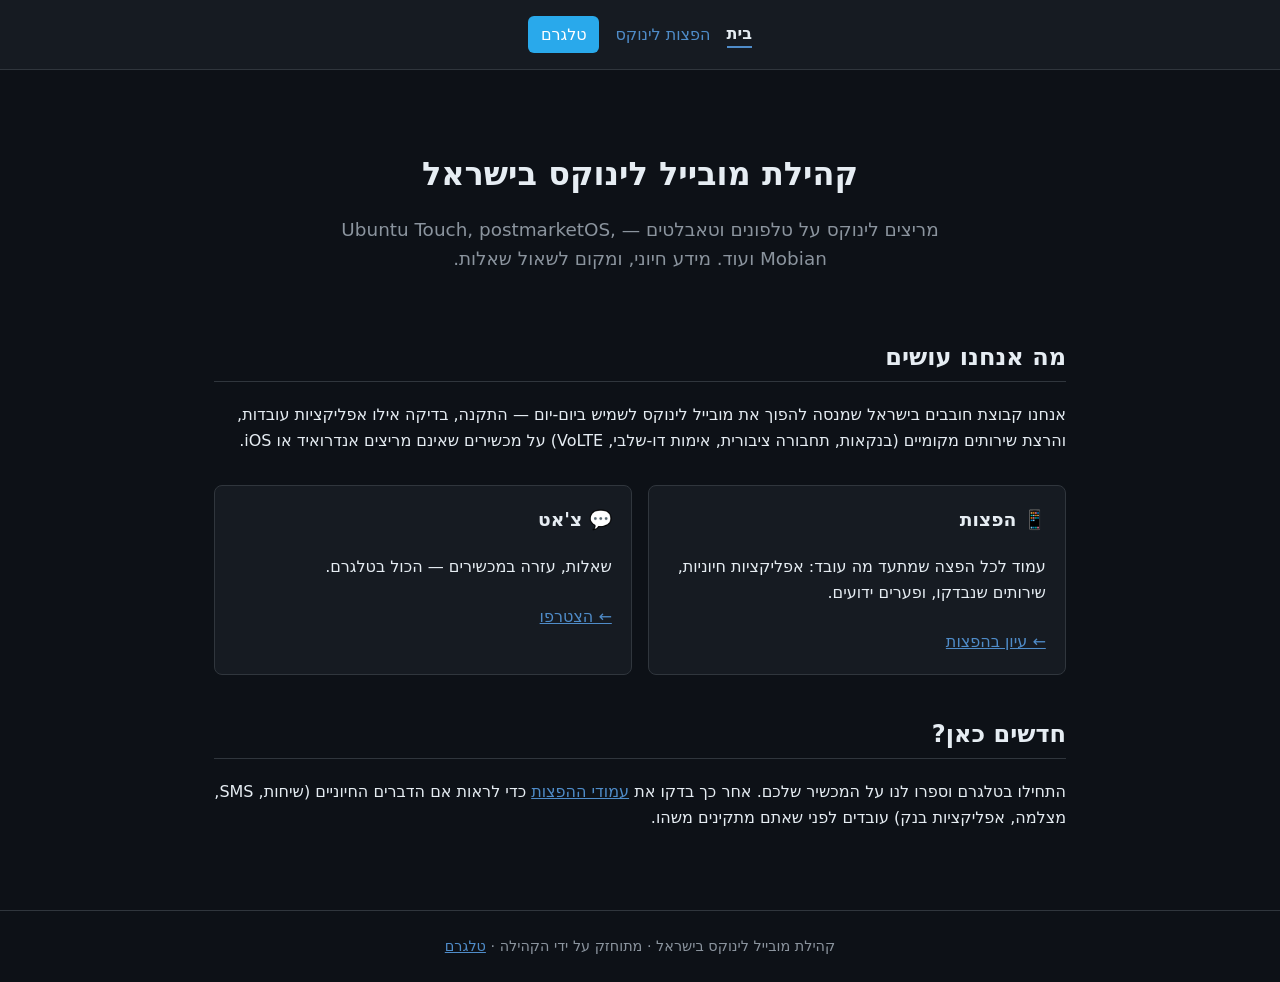
<file: index.html>
<!DOCTYPE html>
<html lang="en">
<head>
<meta charset="utf-8">
<meta http-equiv="refresh" content="0; url=/src/index.html">
<title>Israel Mobile Linux Community</title>
<link rel="canonical" href="/src/index.html">
</head>
<body>
<p>Redirecting to <a href="/src/index.html">the site</a>…</p>
</body>
</html>
</file>
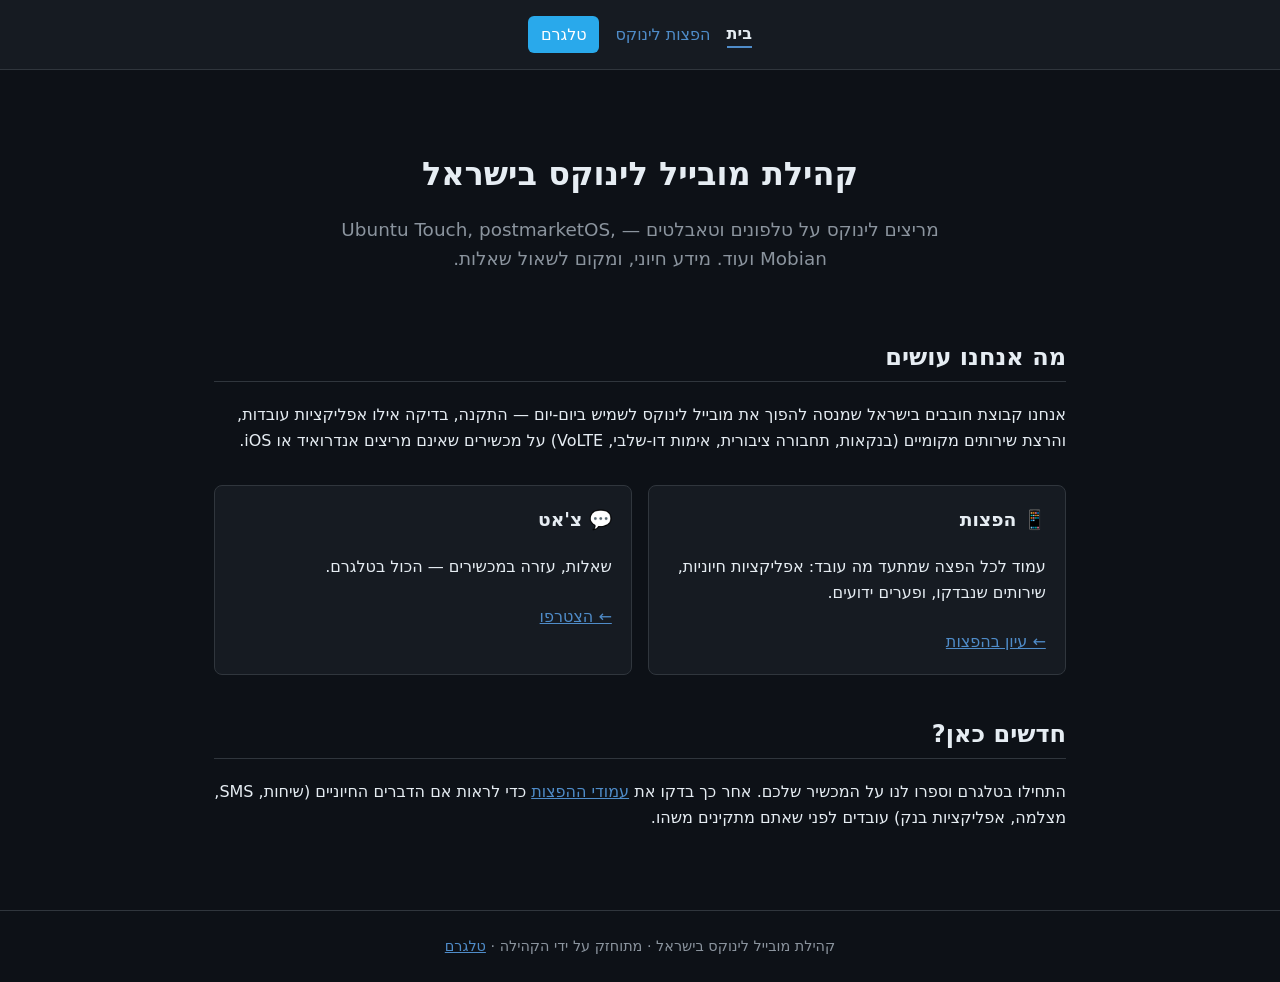
<file: src/index.html>
<!DOCTYPE html>
<html lang="he" dir="rtl">
<head>
<meta charset="utf-8">
<meta name="viewport" content="width=device-width, initial-scale=1">
<title>קהילת מובייל לינוקס בישראל</title>
<meta name="description" content="מקורות ומדריכים להרצת לינוקס על מכשירים ניידים — קהילה ישראלית.">
<link rel="stylesheet" href="/css/style.css">
</head>
<body>
<header>
  <nav>
    <a href="/src/index.html">בית</a>
    <a href="/src/distributions/index.html">הפצות לינוקס</a>
    <a class="tg-btn" href="https://t.me/+HJlhVhZYEx5jYjc0" target="_blank" rel="noopener">טלגרם</a>
  </nav>
</header>

<main>
  <div class="hero">
    <h1>קהילת מובייל לינוקס בישראל</h1>
    <p>מריצים לינוקס על טלפונים וטאבלטים — Ubuntu Touch, postmarketOS, Mobian ועוד. מידע חיוני, ומקום לשאול שאלות.</p>
  </div>

  <h2>מה אנחנו עושים</h2>
  <p>אנחנו קבוצת חובבים בישראל שמנסה להפוך את מובייל לינוקס לשמיש ביום-יום — התקנה, בדיקה אילו אפליקציות עובדות, והרצת שירותים מקומיים (בנקאות, תחבורה ציבורית, אימות דו-שלבי, VoLTE) על מכשירים שאינם מריצים אנדרואיד או iOS.</p>

  <div class="cards">
    <div class="card">
      <h3>📱 הפצות</h3>
      <p>עמוד לכל הפצה שמתעד מה עובד: אפליקציות חיוניות, שירותים שנבדקו, ופערים ידועים.</p>
      <a href="/src/distributions/index.html">← עיון בהפצות</a>
    </div>
    <div class="card">
      <h3>💬 צ'אט</h3>
      <p>שאלות, עזרה במכשירים — הכול בטלגרם.</p>
      <a href="https://t.me/+HJlhVhZYEx5jYjc0" target="_blank" rel="noopener">← הצטרפו</a>
    </div>
  </div>

  <h2>חדשים כאן?</h2>
  <p>התחילו בטלגרם וספרו לנו על המכשיר שלכם. אחר כך בדקו את <a href="/src/distributions/index.html">עמודי ההפצות</a> כדי לראות אם הדברים החיוניים (שיחות, SMS, מצלמה, אפליקציות בנק) עובדים לפני שאתם מתקינים משהו.</p>
</main>

<footer>
  קהילת מובייל לינוקס בישראל · מתוחזק על ידי הקהילה · <a href="https://t.me/+HJlhVhZYEx5jYjc0" target="_blank" rel="noopener">טלגרם</a>
</footer>
<script src="/js/main.js"></script>
</body>
</html>
</file>
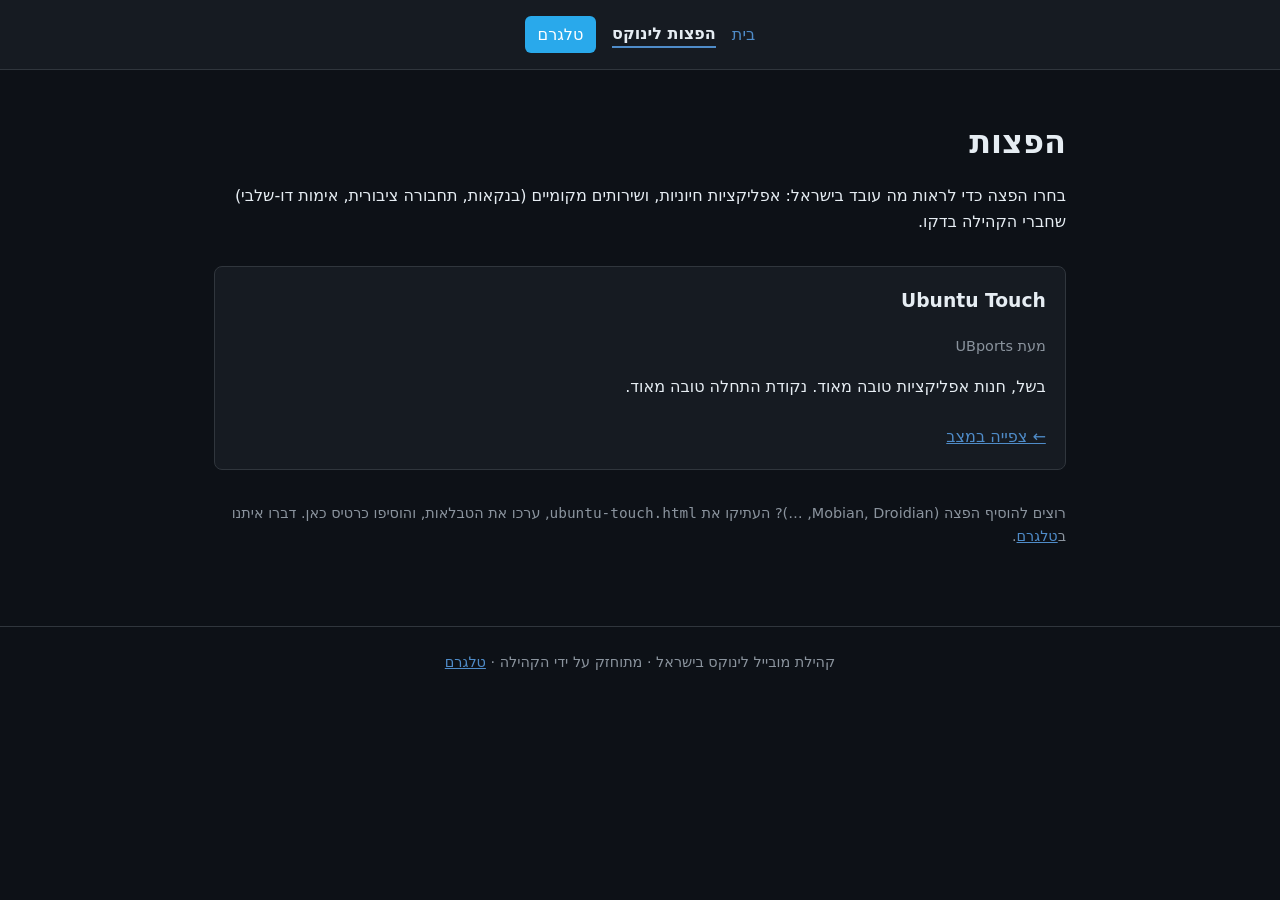
<file: src/distributions/index.html>
<!DOCTYPE html>
<html lang="he" dir="rtl">
<head>
<meta charset="utf-8">
<meta name="viewport" content="width=device-width, initial-scale=1">
<title>הפצות · מובייל לינוקס ישראל</title>
<meta name="description" content="הפצות מובייל לינוקס שאנחנו עוקבים אחריהן — מצב אפליקציות ושירותים מקומיים.">
<link rel="stylesheet" href="/css/style.css">
</head>
<body>
<header>
  <nav>
    <a href="/src/index.html">בית</a>
    <a href="/src/distributions/index.html">הפצות לינוקס</a>
    <a class="tg-btn" href="https://t.me/+HJlhVhZYEx5jYjc0" target="_blank" rel="noopener">טלגרם</a>
  </nav>
</header>

<main>
  <h1>הפצות</h1>
  <p>בחרו הפצה כדי לראות מה עובד בישראל: אפליקציות חיוניות, ושירותים מקומיים (בנקאות, תחבורה ציבורית, אימות דו-שלבי) שחברי הקהילה בדקו.</p>

  <div class="cards">
    <div class="card">
      <h3>Ubuntu Touch</h3>
      <p class="meta">מעת UBports</p>
      <p>בשל, חנות אפליקציות טובה מאוד. נקודת התחלה טובה מאוד. </p>
      <a href="/src/distributions/ubuntu-touch.html">← צפייה במצב</a>
    </div>
  </div>

  <p class="meta">רוצים להוסיף הפצה (Mobian, Droidian, …)? העתיקו את <code>ubuntu-touch.html</code>, ערכו את הטבלאות, והוסיפו כרטיס כאן. דברו איתנו ב<a href="https://t.me/+HJlhVhZYEx5jYjc0" target="_blank" rel="noopener">טלגרם</a>.</p>
</main>

<footer>
  קהילת מובייל לינוקס בישראל · מתוחזק על ידי הקהילה · <a href="https://t.me/+HJlhVhZYEx5jYjc0" target="_blank" rel="noopener">טלגרם</a>
</footer>
<script src="/js/main.js"></script>
</body>
</html>
</file>
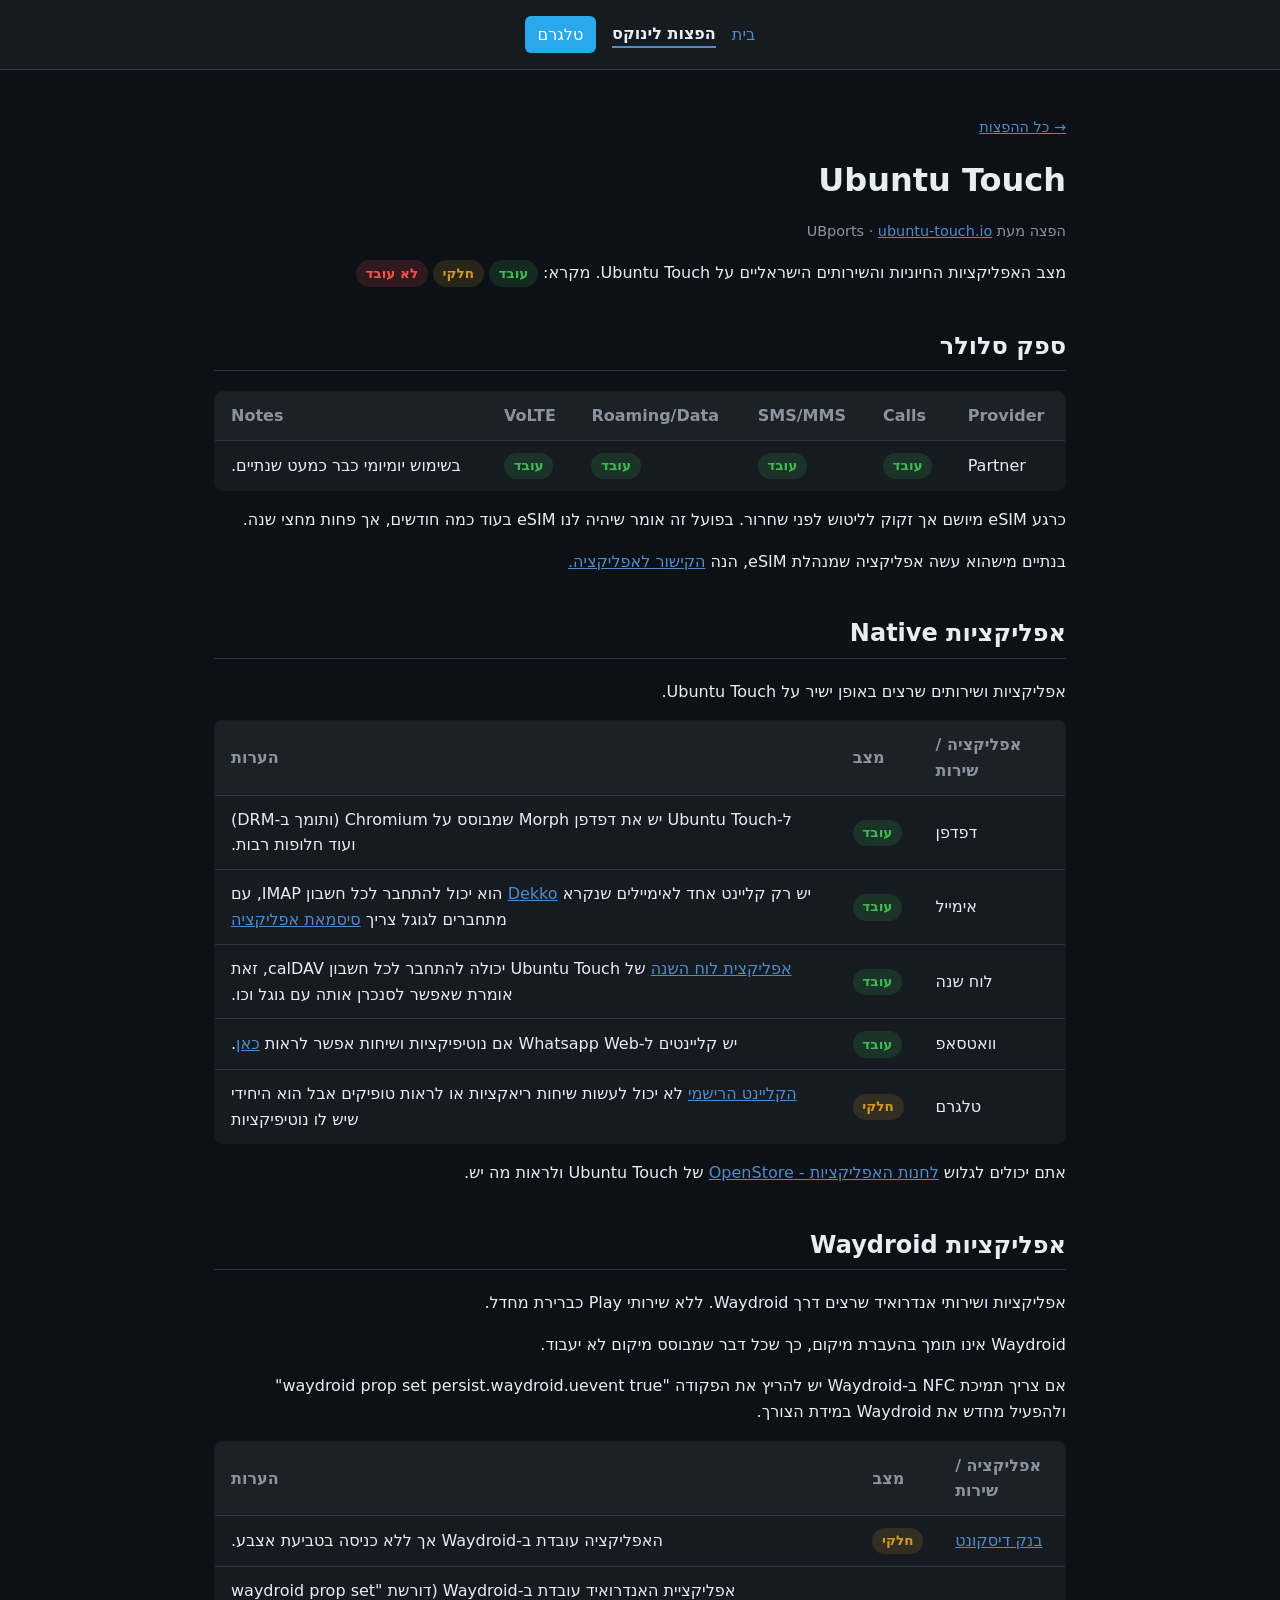
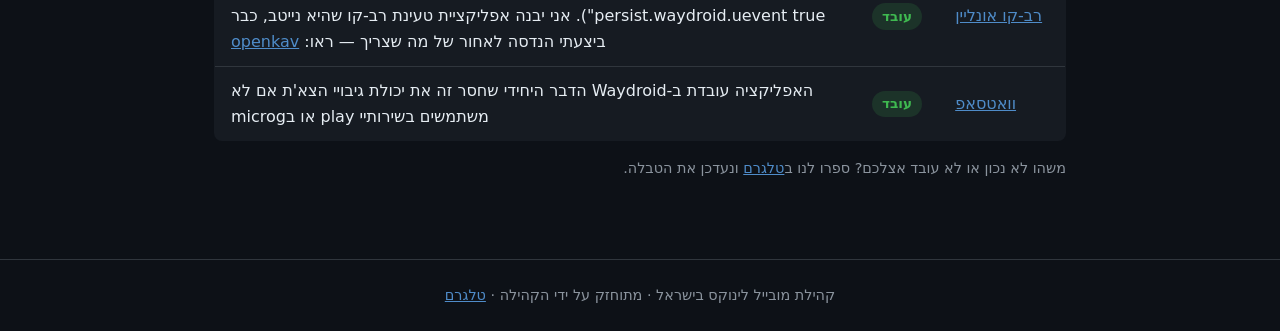
<file: src/distributions/ubuntu-touch.html>
<!DOCTYPE html>
<html lang="he" dir="rtl">
<head>
<meta charset="utf-8">
<meta name="viewport" content="width=device-width, initial-scale=1">
<title>Ubuntu Touch · מובייל לינוקס ישראל</title>
<meta name="description" content="מצב Ubuntu Touch: אפליקציות עובדות ושירותים ישראליים שנבדקו.">
<link rel="stylesheet" href="/css/style.css">
</head>
<body>
<!-- DISTRO TEMPLATE: copy this file (e.g. postmarketos.html), edit the tables, and add a card in index.html. -->
<header>
  <nav>
    <a href="/src/index.html">בית</a>
    <a href="/src/distributions/index.html">הפצות לינוקס</a>
    <a class="tg-btn" href="https://t.me/+HJlhVhZYEx5jYjc0" target="_blank" rel="noopener">טלגרם</a>
  </nav>
</header>

<main>
  <p class="meta"><a href="/src/distributions/index.html">→ כל ההפצות</a></p>
  <h1>Ubuntu Touch</h1>
  <p class="meta">הפצה מעת UBports · <a href="https://ubuntu-touch.io/" target="_blank" rel="noopener">ubuntu-touch.io</a></p>
  <p>מצב האפליקציות החיוניות והשירותים הישראליים על Ubuntu Touch. מקרא:
    <span class="badge ok">עובד</span>
    <span class="badge warn">חלקי</span>
    <span class="badge bad">לא עובד</span>
  </p>

  <h2>ספק סלולר</h2>
  <table class="status-table">
    <thead>
      <tr><th>Provider</th><th>Calls</th><th>SMS/MMS</th><th>Roaming/Data</th><th>VoLTE</th><th>Notes</th></tr>
    </thead>
    <tbody>
      <tr><td>Partner</td><td><span class="badge ok">עובד</span></td><td><span class="badge ok">עובד</span></td><td><span class="badge ok">עובד</span></td><td><span class="badge ok">עובד</span></td><td>בשימוש יומיומי כבר כמעט שנתיים.</td></tr>
    </tbody>
  </table>
  <p>כרגע eSIM מיושם אך זקוק לליטוש לפני שחרור. בפועל זה אומר שיהיה לנו eSIM בעוד כמה חודשים, אך פחות מחצי שנה.</p>
  <p>בנתיים מישהוא עשה אפליקציה שמנהלת eSIM, הנה <a href="https://github.com/muhammad23012009/usim">הקישור לאפליקציה.</a></p>

  <h2>אפליקציות Native</h2>
  <p>אפליקציות ושירותים שרצים באופן ישיר על Ubuntu Touch.</p>
  <table class="status-table">
    <thead>
      <tr><th>אפליקציה / שירות</th><th>מצב</th><th>הערות</th></tr>
    </thead>
    <tbody>
      <tr><td>דפדפן</td><td><span class="badge ok">עובד</span></td><td>ל-Ubuntu Touch יש את דפדפן Morph שמבוסס על Chromium (ותומך ב-DRM) ועוד חלופות רבות.</td></tr>
      <tr><td>אימייל</td><td><span class="badge ok">עובד</span></td><td>יש רק קליינט אחד לאימיילים שנקרא <a href="https://next.open-store.io/app/dekko2.dekkoproject/">Dekko</a> הוא יכול להתחבר לכל חשבון IMAP, עם מתחברים לגוגל צריך <a href="https://support.google.com/accounts/answer/185833?hl=he">סיסמאת אפליקציה</a> </td></tr>
      <tr><td>לוח שנה</td><td><span class="badge ok">עובד</span></td><td><a href="https://next.open-store.io/app/calendar.ubports/">אפליקצית לוח השנה</a> של Ubuntu Touch יכולה להתחבר לכל חשבון calDAV, זאת אומרת שאפשר לסנכרן אותה עם גוגל וכו.</td></tr>
      <td>וואטסאפ</td><td><span class="badge ok">עובד</span></td><td>יש קליינטים ל-Whatsapp Web אם נוטיפיקציות ושיחות אפשר לראות <a href="https://next.open-store.io/apps/#search=whatsapp&sort=relevance">כאן</a>.</td></tr>
      <td>טלגרם</td><td><span class="badge warn">חלקי</span></td><td><a href="https://next.open-store.io/app/teleports.ubports/">הקליינט הרישמי</a> לא יכול לעשות שיחות ריאקציות או לראות טופיקים אבל הוא היחידי שיש לו נוטיפיקציות</td></tr>
    </tbody>
  </table>
  <p>אתם יכולים לגלוש <a href="https://next.open-store.io/">לחנות האפליקציות - OpenStore</a> של Ubuntu Touch ולראות מה יש.</p>

  <h2>אפליקציות Waydroid</h2>
  <p>אפליקציות ושירותי אנדרואיד שרצים דרך Waydroid. ללא שירותי Play כברירת מחדל.</p>
  <p>Waydroid אינו תומך בהעברת מיקום, כך שכל דבר שמבוסס מיקום לא יעבוד.</p>
  <p>אם צריך תמיכת NFC ב-Waydroid יש להריץ את הפקודה "waydroid prop set persist.waydroid.uevent true" ולהפעיל מחדש את Waydroid במידת הצורך.</p>
  <table class="status-table">
    <thead>
      <tr><th>אפליקציה / שירות</th><th>מצב</th><th>הערות</th></tr>
    </thead>
    <tbody>
      <tr><td><a href="https://play.google.com/store/apps/details?id=com.ideomobile.discount&hl=he">בנק דיסקונט</a></td><td><span class="badge warn">חלקי</span></td><td>האפליקציה עובדת ב-Waydroid אך ללא כניסה בטביעת אצבע.</td></tr>
      <tr><td><a href="https://play.google.com/store/apps/details?id=com.pcentra.ravkavonlinemobile">רב-קו אונליין</a></td><td><span class="badge ok">עובד</span></td><td>אפליקציית האנדרואיד עובדת ב-Waydroid (דורשת "waydroid prop set persist.waydroid.uevent true"). אני יבנה אפליקציית טעינת רב-קו שהיא נייטב, כבר ביצעתי הנדסה לאחור של מה שצריך — ראו: <a href="https://github.com/ChromiumOS-Guy/OpenKav">openkav</a></td></tr>
      <tr><td><a href="https://play.google.com/store/apps/details?id=com.whatsapp&hl=he">וואטסאפ</a></td><td><span class="badge ok">עובד</span></td><td>האפליקציה עובדת ב-Waydroid הדבר היחידי שחסר זה את יכולת גיבויי הצא'ת אם לא משתמשים בשירותיי play או בmicrog </td></tr>
    </tbody>
  </table>

  <p class="meta">משהו לא נכון או לא עובד אצלכם? ספרו לנו ב<a href="https://t.me/+HJlhVhZYEx5jYjc0" target="_blank" rel="noopener">טלגרם</a> ונעדכן את הטבלה.</p>
</main>

<footer>
  קהילת מובייל לינוקס בישראל · מתוחזק על ידי הקהילה · <a href="https://t.me/+HJlhVhZYEx5jYjc0" target="_blank" rel="noopener">טלגרם</a>
</footer>
<script src="/js/main.js"></script>
</body>
</html>
</file>
<file: css/style.css>
:root {
  --bg: #0d1117;
  --card: #161b22;
  --border: #30363d;
  --text: #e6edf3;
  --muted: #8b949e;
  --accent: #4f8cc9;
  --ok: #3fb950;
  --warn: #d29922;
  --bad: #f85149;
  --tg: #29a9eb;
}

* { box-sizing: border-box; }

body {
  margin: 0;
  font-family: system-ui, -apple-system, Segoe UI, Roboto, sans-serif;
  background: var(--bg);
  color: var(--text);
  line-height: 1.6;
}

a { color: var(--accent); }

header {
  border-bottom: 1px solid var(--border);
  background: var(--card);
}

nav {
  max-width: 900px;
  margin: 0 auto;
  padding: 1rem 1.5rem;
  display: flex;
  flex-wrap: wrap;
  gap: 1rem;
  align-items: center;
  justify-content: center;
}

nav .brand {
  font-weight: 700;
  margin-right: auto;
  color: var(--text);
  text-decoration: none;
}

nav a { text-decoration: none; }
nav a:hover { text-decoration: underline; }
nav a.active { color: var(--text); font-weight: 600; border-bottom: 2px solid var(--accent); }

.tg-btn {
  background: var(--tg);
  color: #fff !important;
  padding: 0.35rem 0.8rem;
  border-radius: 6px;
}
.tg-btn:hover { text-decoration: none; opacity: 0.9; }

main {
  max-width: 900px;
  margin: 0 auto;
  padding: 2rem 1.5rem 4rem;
}

h1 { line-height: 1.2; }
h2 { border-bottom: 1px solid var(--border); padding-bottom: 0.3rem; margin-top: 2.5rem; }

.hero {
  text-align: center;
  padding: 2rem 0 1rem;
}
.hero p { color: var(--muted); font-size: 1.15rem; max-width: 600px; margin: 0.5rem auto; }

.cards {
  display: grid;
  grid-template-columns: repeat(auto-fit, minmax(240px, 1fr));
  gap: 1rem;
  margin: 2rem 0;
}
.card {
  background: var(--card);
  border: 1px solid var(--border);
  border-radius: 8px;
  padding: 1.2rem;
}
.card h3 { margin-top: 0; }
.card a { display: inline-block; margin-top: 0.5rem; }

/* Distro status system */
.status-table {
  width: 100%;
  border-collapse: collapse;
  background: var(--card);
  border: 1px solid var(--border);
  border-radius: 8px;
  overflow: hidden;
  margin: 1rem 0;
}
.status-table th, .status-table td {
  text-align: left;
  padding: 0.7rem 1rem;
  border-bottom: 1px solid var(--border);
}
.status-table th { background: #1c2128; color: var(--muted); font-weight: 600; }
.status-table tr:last-child td { border-bottom: none; }

.badge {
  display: inline-block;
  padding: 0.15rem 0.6rem;
  border-radius: 999px;
  font-size: 0.85rem;
  font-weight: 600;
  white-space: nowrap;
}
.badge.ok   { background: rgba(63,185,80,0.15);  color: var(--ok); }
.badge.warn { background: rgba(210,153,34,0.15); color: var(--warn); }
.badge.bad  { background: rgba(248,81,73,0.15);  color: var(--bad); }

.meta { color: var(--muted); font-size: 0.9rem; }

footer {
  border-top: 1px solid var(--border);
  color: var(--muted);
  text-align: center;
  padding: 1.5rem;
  font-size: 0.9rem;
}
</file>
